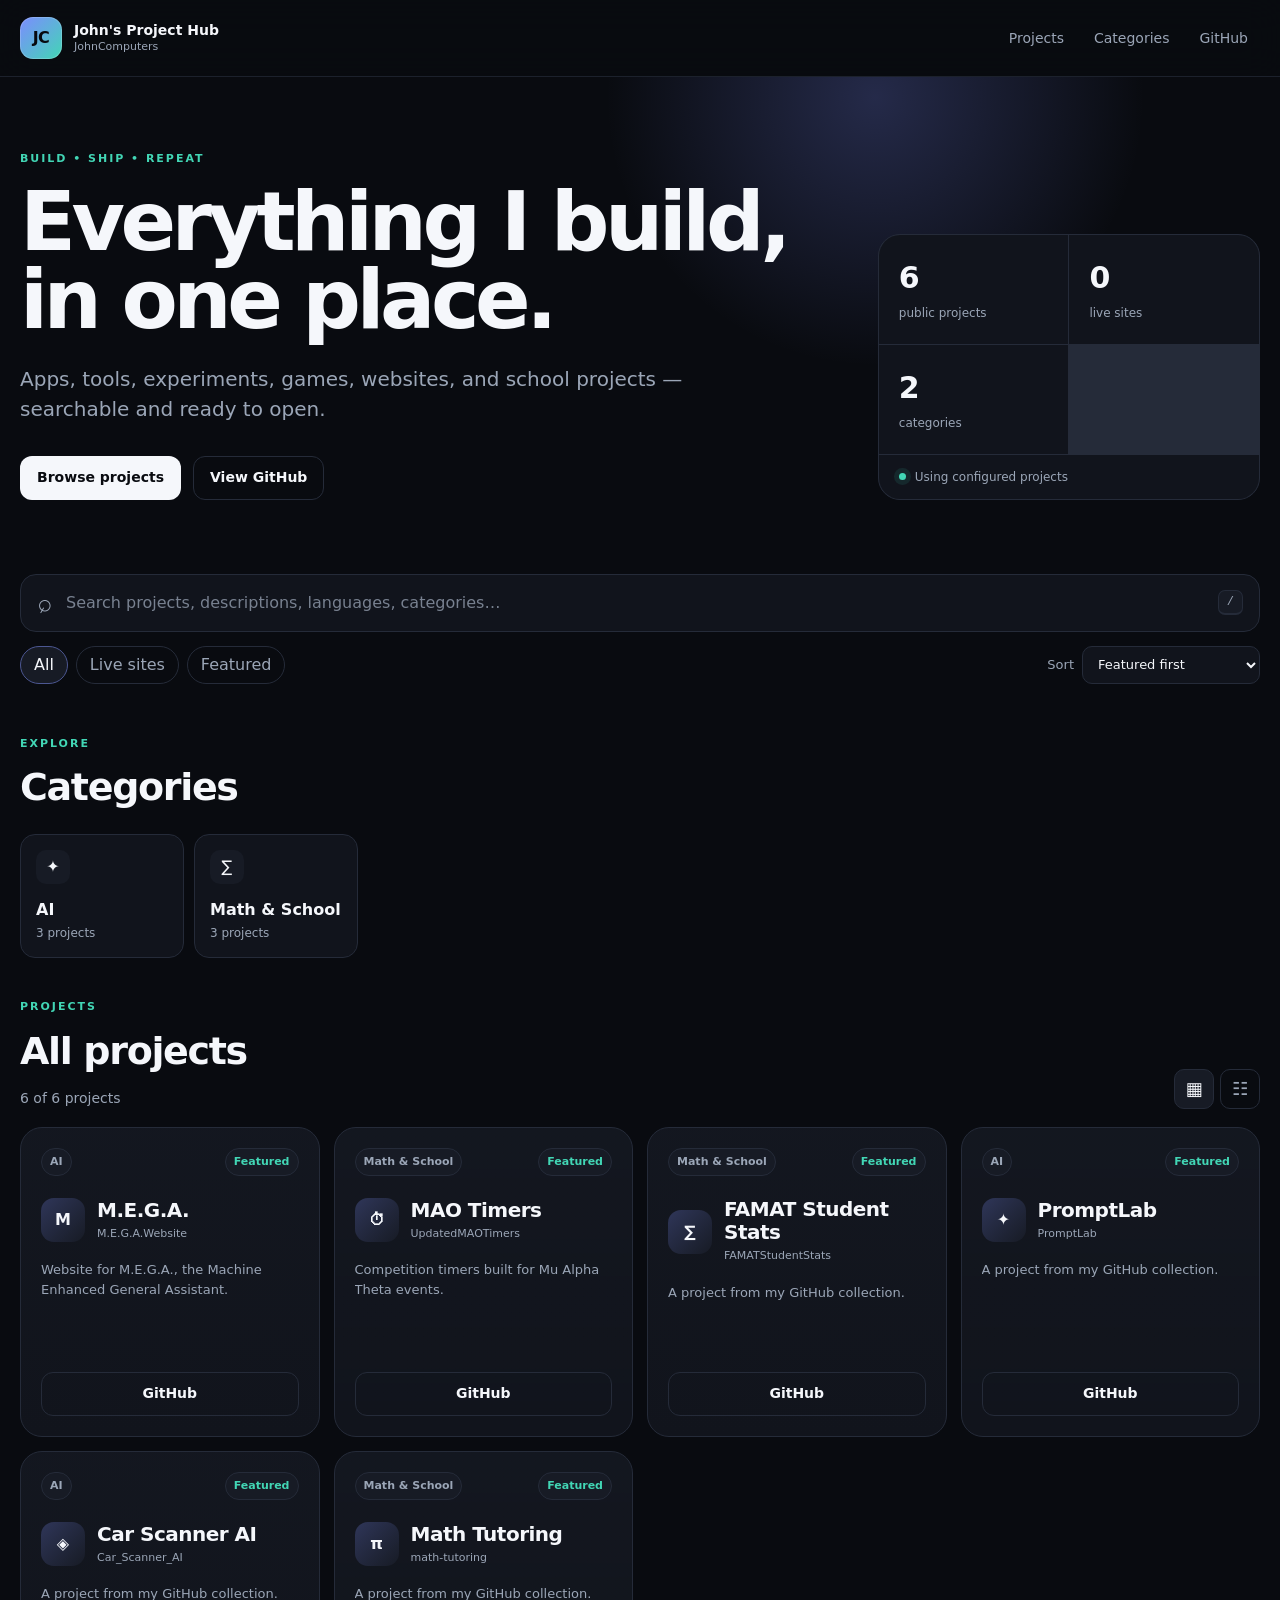
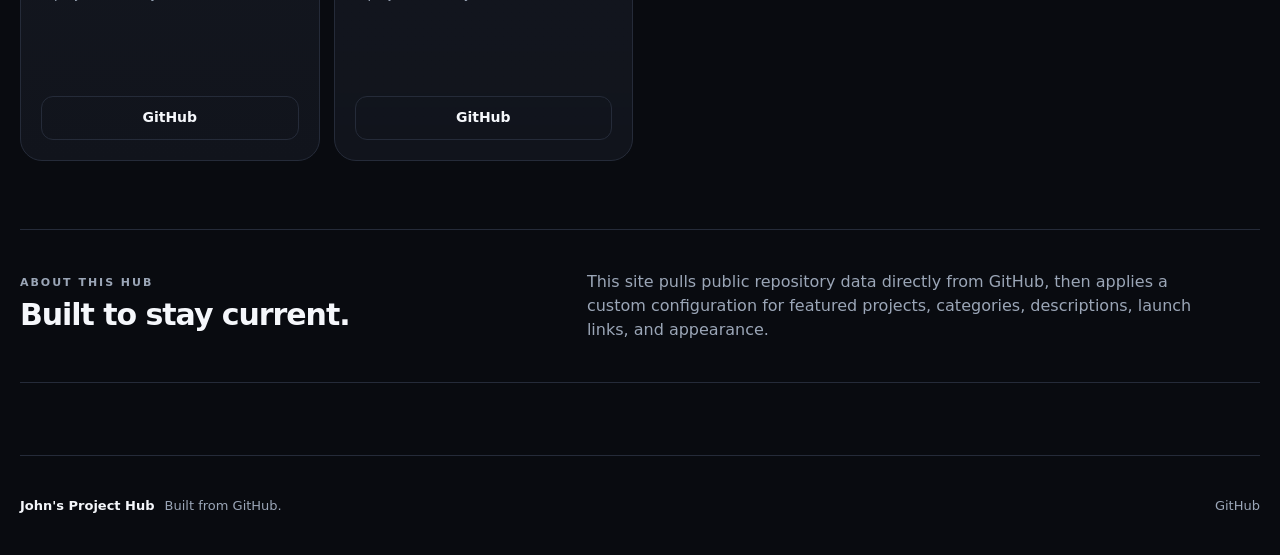
<file: index.html>
<!doctype html>
<html lang="en">
<head>
  <meta charset="utf-8">
  <meta name="viewport" content="width=device-width,initial-scale=1">
  <meta name="color-scheme" content="dark light">
  <meta name="description" content="A searchable hub for JohnComputers projects, apps, games, tools, and websites.">
  <title>Project Hub</title>
  <link rel="stylesheet" href="./styles.css">
</head>
<body>
  <a class="skip-link" href="#projects">Skip to projects</a>

  <header class="site-header">
    <div class="header-inner">
      <a class="brand" href="./" aria-label="Project Hub home">
        <span class="brand-mark" id="brandMark">JC</span>
        <span class="brand-copy">
          <strong id="brandName">Project Hub</strong>
          <span id="brandEyebrow">JohnComputers</span>
        </span>
      </a>

      <nav class="top-nav" aria-label="Primary">
        <a href="#projects">Projects</a>
        <a href="#categories">Categories</a>
        <a id="githubProfileLink" href="https://github.com/JohnComputers" target="_blank" rel="noreferrer">GitHub</a>
      </nav>
    </div>
  </header>

  <main>
    <section class="hero">
      <div class="hero-grid">
        <div class="hero-copy">
          <p class="kicker" id="heroKicker">BUILD • SHIP • REPEAT</p>
          <h1 id="heroTitle">Everything I build, in one place.</h1>
          <p class="hero-subtitle" id="heroSubtitle">Apps, tools, experiments, games, websites, and school projects — searchable and ready to open.</p>
          <div class="hero-actions">
            <a class="button primary" href="#projects">Browse projects</a>
            <a class="button secondary" id="heroGithubLink" href="https://github.com/JohnComputers" target="_blank" rel="noreferrer">View GitHub</a>
          </div>
        </div>

        <div class="hero-stats" aria-label="Project statistics">
          <div class="stat">
            <strong id="repoCount">—</strong>
            <span>public projects</span>
          </div>
          <div class="stat">
            <strong id="liveCount">—</strong>
            <span>live sites</span>
          </div>
          <div class="stat">
            <strong id="categoryCount">—</strong>
            <span>categories</span>
          </div>
          <div class="status-line">
            <span class="status-dot" aria-hidden="true"></span>
            <span id="syncStatus">Connecting to GitHub…</span>
          </div>
        </div>
      </div>
    </section>

    <section class="toolbar-section" aria-label="Project controls">
      <div class="search-wrap">
        <label class="sr-only" for="searchInput">Search projects</label>
        <span class="search-icon" aria-hidden="true">⌕</span>
        <input id="searchInput" type="search" placeholder="Search projects, descriptions, languages, categories…" autocomplete="off">
        <kbd>/</kbd>
      </div>

      <div class="toolbar-row">
        <div class="filter-group" id="quickFilters" aria-label="Quick filters">
          <button type="button" class="chip active" data-filter="all">All</button>
          <button type="button" class="chip" data-filter="live">Live sites</button>
          <button type="button" class="chip" data-filter="featured">Featured</button>
        </div>

        <label class="sort-control">
          <span>Sort</span>
          <select id="sortSelect">
            <option value="featured">Featured first</option>
            <option value="updated">Recently updated</option>
            <option value="name">Name A–Z</option>
            <option value="stars">Most starred</option>
          </select>
        </label>
      </div>
    </section>

    <section class="category-section" id="categories" aria-labelledby="categoriesTitle">
      <div class="section-heading">
        <div>
          <p class="section-kicker">EXPLORE</p>
          <h2 id="categoriesTitle">Categories</h2>
        </div>
        <button type="button" class="text-button" id="clearCategory" hidden>Clear category</button>
      </div>
      <div class="category-strip" id="categoryStrip" aria-live="polite"></div>
    </section>

    <section class="projects-section" id="projects" aria-labelledby="projectsTitle">
      <div class="section-heading project-heading">
        <div>
          <p class="section-kicker">PROJECTS</p>
          <h2 id="projectsTitle">All projects</h2>
          <p class="results-copy" id="resultsCopy">Loading your repositories…</p>
        </div>
        <div class="view-toggle" role="group" aria-label="Project view">
          <button type="button" class="icon-button active" id="gridViewButton" aria-label="Grid view" title="Grid view">▦</button>
          <button type="button" class="icon-button" id="listViewButton" aria-label="List view" title="List view">☷</button>
        </div>
      </div>

      <div class="project-grid" id="projectGrid" aria-live="polite"></div>

      <div class="empty-state" id="emptyState" hidden>
        <span class="empty-icon">⌕</span>
        <h3>No matching projects</h3>
        <p>Try a different search term or clear your filters.</p>
        <button type="button" class="button secondary" id="resetFilters">Reset filters</button>
      </div>

      <div class="load-error" id="loadError" hidden>
        <h3>GitHub did not respond.</h3>
        <p>The hub can still use your configured projects. Try reloading in a moment.</p>
        <button type="button" class="button secondary" id="retryButton">Retry</button>
      </div>
    </section>

    <section class="about-section" id="about">
      <div class="about-card">
        <div>
          <p class="section-kicker">ABOUT THIS HUB</p>
          <h2 id="aboutTitle">Built to stay current.</h2>
        </div>
        <p id="aboutText">This site pulls public repository data directly from GitHub, then applies a custom configuration for featured projects, categories, descriptions, launch links, and appearance.</p>
      </div>
    </section>
  </main>

  <footer class="site-footer">
    <div>
      <strong id="footerBrand">Project Hub</strong>
      <span id="footerText">Built from GitHub.</span>
    </div>
    <div class="footer-links">
      <a id="footerGithubLink" href="https://github.com/JohnComputers" target="_blank" rel="noreferrer">GitHub</a>
    </div>
  </footer>

  <template id="projectTemplate">
    <article class="project-card">
      <div class="card-topline">
        <span class="category-badge"></span>
        <span class="featured-badge" hidden>Featured</span>
      </div>
      <div class="project-main">
        <div class="project-title-row">
          <span class="project-icon" aria-hidden="true"></span>
          <div>
            <h3 class="project-title"></h3>
            <p class="repo-name"></p>
          </div>
        </div>
        <p class="project-description"></p>
      </div>
      <div class="project-meta"></div>
      <div class="project-actions">
        <a class="button primary launch-button" target="_blank" rel="noreferrer">Launch</a>
        <a class="button secondary repo-button" target="_blank" rel="noreferrer">GitHub</a>
      </div>
    </article>
  </template>

  <script src="./site.config.js"></script>
  <script src="./app.js"></script>
</body>
</html>
</file>
<file: styles.css>
*{box-sizing:border-box}html{scroll-behavior:smooth}body{margin:0;background:var(--bg,#090b10);color:var(--text,#f5f7fb);font-family:Inter,ui-sans-serif,system-ui,-apple-system,BlinkMacSystemFont,"Segoe UI",sans-serif;line-height:1.5}a{color:inherit;text-decoration:none}button,input,select{font:inherit}.skip-link{position:absolute;left:-9999px;top:auto}.skip-link:focus{left:16px;top:16px;z-index:1000;background:#fff;color:#000;padding:10px 14px;border-radius:10px}.site-header{position:sticky;top:0;z-index:50;background:color-mix(in srgb,var(--bg) 82%,transparent);backdrop-filter:blur(18px);border-bottom:1px solid color-mix(in srgb,var(--border) 70%,transparent)}.header-inner,.hero-grid,.toolbar-section,.category-section,.projects-section,.about-section,.site-footer{width:min(calc(100% - 32px),var(--max-width,1240px));margin-inline:auto}.header-inner{min-height:76px;display:flex;align-items:center;justify-content:space-between;gap:24px}.brand{display:flex;align-items:center;gap:12px;min-width:0}.brand-mark{width:42px;height:42px;border-radius:13px;display:grid;place-items:center;background:linear-gradient(135deg,var(--accent),var(--accent2));color:#07090e;font-weight:900;letter-spacing:-.04em;box-shadow:inset 0 0 0 1px rgba(255,255,255,.18)}.brand-copy{display:flex;flex-direction:column;line-height:1.15}.brand-copy strong{font-size:14px}.brand-copy span{font-size:11px;color:var(--muted);margin-top:3px}.top-nav{display:flex;align-items:center;gap:6px;color:var(--muted);font-size:14px}.top-nav a{padding:9px 12px;border-radius:10px}.top-nav a:hover,.top-nav a:focus-visible{background:var(--surface2);color:var(--text)}.top-nav .customize-link{color:var(--text);border:1px solid var(--border)}.hero{padding:74px 0 52px;position:relative;overflow:hidden}.hero:before{content:"";position:absolute;width:560px;height:560px;border-radius:50%;background:radial-gradient(circle,color-mix(in srgb,var(--accent) 24%,transparent),transparent 68%);top:-260px;left:50%;transform:translateX(-8%);pointer-events:none}.hero-grid{display:grid;grid-template-columns:minmax(0,1.35fr) minmax(260px,.65fr);gap:64px;align-items:end;position:relative}.kicker,.section-kicker{font-size:11px;letter-spacing:.18em;font-weight:800;color:var(--accent2);margin:0 0 15px}.hero h1{font-size:clamp(42px,7vw,82px);line-height:.96;letter-spacing:-.055em;max-width:860px;margin:0}.hero-subtitle{font-size:clamp(16px,2vw,20px);color:var(--muted);max-width:700px;margin:24px 0 0}.hero-actions{display:flex;gap:12px;flex-wrap:wrap;margin-top:32px}.button{min-height:44px;display:inline-flex;align-items:center;justify-content:center;gap:8px;padding:0 16px;border-radius:12px;border:1px solid transparent;font-weight:750;font-size:14px;cursor:pointer;transition:.18s ease}.button.primary{background:var(--text);color:var(--bg)}.button.primary:hover{transform:translateY(-1px);opacity:.92}.button.secondary{background:transparent;border-color:var(--border);color:var(--text)}.button.secondary:hover{background:var(--surface2)}.hero-stats{display:grid;grid-template-columns:repeat(2,minmax(0,1fr));gap:1px;background:var(--border);border:1px solid var(--border);border-radius:var(--radius);overflow:hidden}.stat{background:var(--surface);padding:20px}.stat strong{display:block;font-size:30px;letter-spacing:-.04em}.stat span{font-size:12px;color:var(--muted)}.status-line{grid-column:1/-1;background:var(--surface);display:flex;align-items:center;gap:9px;padding:13px 20px;font-size:12px;color:var(--muted)}.status-dot{width:7px;height:7px;border-radius:50%;background:var(--accent2);box-shadow:0 0 0 5px color-mix(in srgb,var(--accent2) 10%,transparent)}.toolbar-section{padding:22px 0 18px}.search-wrap{height:58px;border:1px solid var(--border);border-radius:16px;background:var(--surface);display:flex;align-items:center;padding:0 16px;gap:12px}.search-icon{font-size:25px;color:var(--muted);transform:rotate(-15deg)}.search-wrap input{flex:1;min-width:0;background:none;border:0;outline:0;color:var(--text);font-size:16px}.search-wrap input::placeholder{color:color-mix(in srgb,var(--muted) 75%,transparent)}kbd{border:1px solid var(--border);border-bottom-width:2px;background:var(--surface2);color:var(--muted);border-radius:7px;padding:2px 8px;font-size:12px}.toolbar-row{display:flex;justify-content:space-between;gap:16px;align-items:center;margin-top:14px}.filter-group{display:flex;gap:8px;flex-wrap:wrap}.chip,.icon-button,.text-button{border:1px solid var(--border);background:transparent;color:var(--muted);cursor:pointer}.chip{min-height:38px;padding:0 13px;border-radius:999px}.chip:hover,.chip.active{background:var(--surface2);color:var(--text);border-color:color-mix(in srgb,var(--accent) 45%,var(--border))}.sort-control{display:flex;align-items:center;gap:8px;color:var(--muted);font-size:13px}.sort-control select{min-height:38px;background:var(--surface);border:1px solid var(--border);border-radius:10px;color:var(--text);padding:0 30px 0 11px}.category-section,.projects-section{padding-top:34px}.section-heading{display:flex;align-items:end;justify-content:space-between;gap:20px;margin-bottom:18px}.section-heading h2{margin:0;font-size:clamp(26px,4vw,38px);letter-spacing:-.035em}.section-heading .section-kicker{margin-bottom:7px}.text-button{border:0;padding:8px 0}.text-button:hover{color:var(--text)}.category-strip{display:flex;gap:10px;overflow-x:auto;padding-bottom:7px;scrollbar-width:thin}.category-card{min-width:164px;border:1px solid var(--border);border-radius:15px;background:var(--surface);padding:15px;text-align:left;color:var(--text);cursor:pointer}.category-card:hover,.category-card.active{border-color:color-mix(in srgb,var(--accent) 60%,var(--border));background:var(--surface2)}.category-icon{display:grid;place-items:center;width:34px;height:34px;border-radius:10px;background:var(--surface2);margin-bottom:14px;font-size:16px}.category-name{font-weight:800;display:block}.category-count{font-size:12px;color:var(--muted);margin-top:2px;display:block}.projects-section{padding-bottom:68px}.results-copy{margin:8px 0 0;color:var(--muted);font-size:14px}.view-toggle{display:flex;gap:6px}.icon-button{width:40px;height:40px;border-radius:10px;font-size:18px}.icon-button.active,.icon-button:hover{background:var(--surface2);color:var(--text)}.project-grid{display:grid;grid-template-columns:repeat(auto-fit,minmax(min(100%,var(--card-min,280px)),1fr));gap:14px}.project-grid.list-view{grid-template-columns:1fr}.project-card{border:1px solid var(--border);border-radius:var(--radius);background:linear-gradient(180deg,color-mix(in srgb,var(--surface2) 74%,transparent),var(--surface));padding:20px;display:flex;flex-direction:column;min-height:310px;transition:transform .18s ease,border-color .18s ease}.project-card:hover{transform:translateY(-3px);border-color:color-mix(in srgb,var(--accent) 50%,var(--border))}.card-topline{display:flex;align-items:center;justify-content:space-between;gap:12px;min-height:24px}.category-badge,.featured-badge,.meta-pill{font-size:11px;font-weight:750;border-radius:999px;padding:5px 8px;background:var(--surface2);color:var(--muted);border:1px solid var(--border)}.featured-badge{color:var(--accent2)}.project-main{padding-top:22px;flex:1}.project-title-row{display:flex;align-items:center;gap:12px}.project-icon{width:44px;height:44px;flex:0 0 44px;border-radius:13px;display:grid;place-items:center;background:linear-gradient(135deg,color-mix(in srgb,var(--accent) 24%,var(--surface2)),var(--surface2));font-weight:900;color:var(--text)}.project-title{font-size:20px;line-height:1.15;letter-spacing:-.025em;margin:0}.repo-name{font-size:11px;color:var(--muted);margin:4px 0 0;word-break:break-word}.project-description{color:var(--muted);font-size:13px;margin:18px 0 0;display:-webkit-box;-webkit-line-clamp:3;-webkit-box-orient:vertical;overflow:hidden}.project-meta{display:flex;gap:6px;flex-wrap:wrap;margin:18px 0}.language-dot{width:7px;height:7px;border-radius:50%;display:inline-block;margin-right:5px;background:var(--accent)}.project-actions{display:grid;grid-template-columns:1fr 1fr;gap:8px}.project-actions .button:only-child{grid-column:1/-1}.project-grid.list-view .project-card{min-height:0;display:grid;grid-template-columns:150px minmax(0,1fr) auto;gap:20px;align-items:center}.project-grid.list-view .project-main{padding:0}.project-grid.list-view .project-meta{margin:0}.project-grid.list-view .project-actions{min-width:210px}.empty-state,.load-error{text-align:center;border:1px dashed var(--border);border-radius:var(--radius);padding:52px 20px;background:var(--surface)}.empty-state h3,.load-error h3{margin:12px 0 5px}.empty-state p,.load-error p{color:var(--muted);margin:0 0 20px}.empty-icon{font-size:35px}.about-section{padding:0 0 72px}.about-card{border-top:1px solid var(--border);border-bottom:1px solid var(--border);padding:40px 0;display:grid;grid-template-columns:1fr 1.2fr auto;align-items:center;gap:36px}.about-card h2{font-size:30px;margin:0;letter-spacing:-.035em}.about-card p{color:var(--muted);margin:0}.site-footer{border-top:1px solid var(--border);min-height:100px;display:flex;align-items:center;justify-content:space-between;gap:20px;color:var(--muted);font-size:13px}.site-footer>div:first-child{display:flex;gap:10px;flex-wrap:wrap}.site-footer strong{color:var(--text)}.footer-links{display:flex;gap:18px}.sr-only{position:absolute;width:1px;height:1px;padding:0;margin:-1px;overflow:hidden;clip:rect(0,0,0,0);white-space:nowrap;border:0}:focus-visible{outline:2px solid var(--accent);outline-offset:3px}@media(max-width:820px){.top-nav a:not(.customize-link){display:none}.hero{padding-top:52px}.hero-grid{grid-template-columns:1fr;gap:32px}.hero-stats{max-width:520px}.toolbar-row{align-items:flex-start;flex-direction:column}.section-heading{align-items:flex-start}.project-grid.list-view .project-card{display:flex}.project-grid.list-view .project-actions{min-width:0}.about-card{grid-template-columns:1fr;gap:20px}}@media(max-width:540px){.header-inner,.hero-grid,.toolbar-section,.category-section,.projects-section,.about-section,.site-footer{width:min(calc(100% - 22px),var(--max-width,1240px))}.brand-copy span{display:none}.hero h1{font-size:46px}.hero-stats{grid-template-columns:1fr 1fr}.sort-control{width:100%;justify-content:space-between}.sort-control select{flex:1}.project-grid{grid-template-columns:1fr}.project-actions{grid-template-columns:1fr}.project-actions .button{grid-column:auto}.site-footer{align-items:flex-start;flex-direction:column;justify-content:center;padding:24px 0}}@media(prefers-reduced-motion:reduce){*{scroll-behavior:auto!important;transition:none!important}}
</file>
